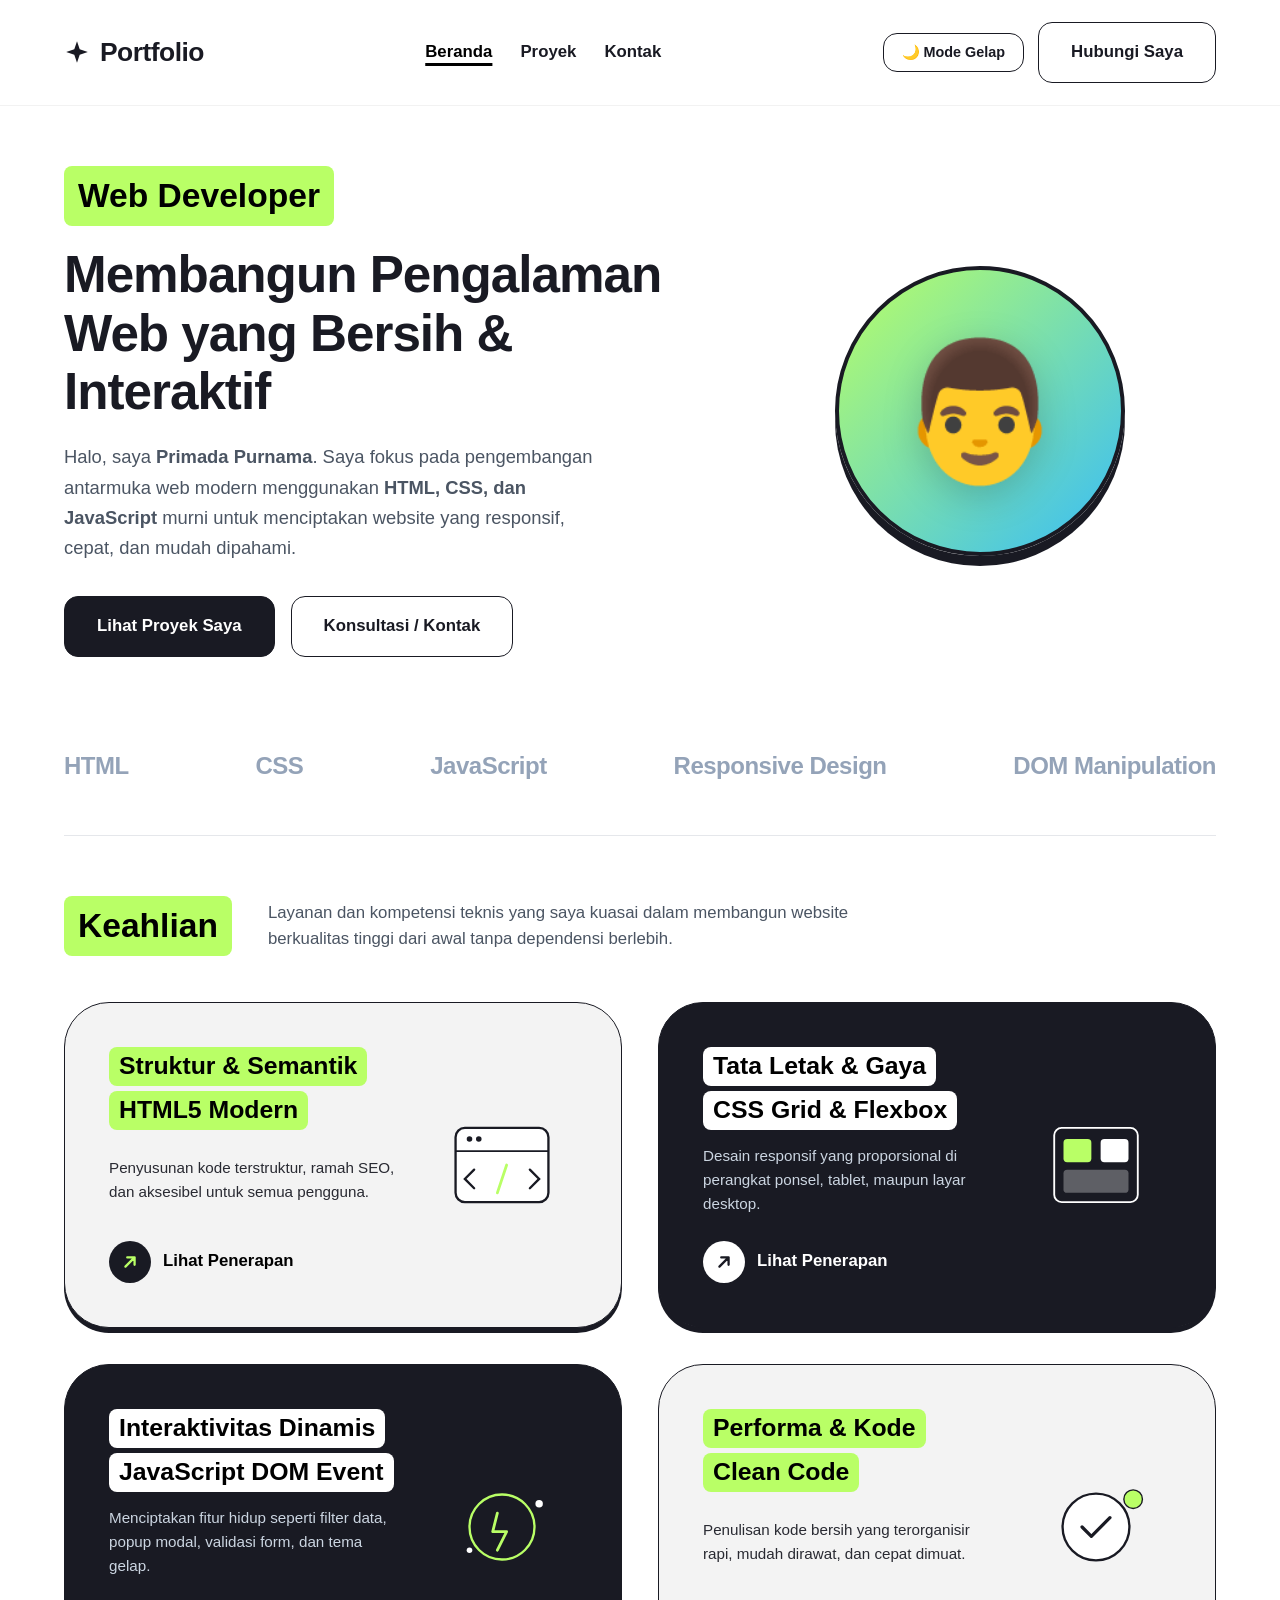
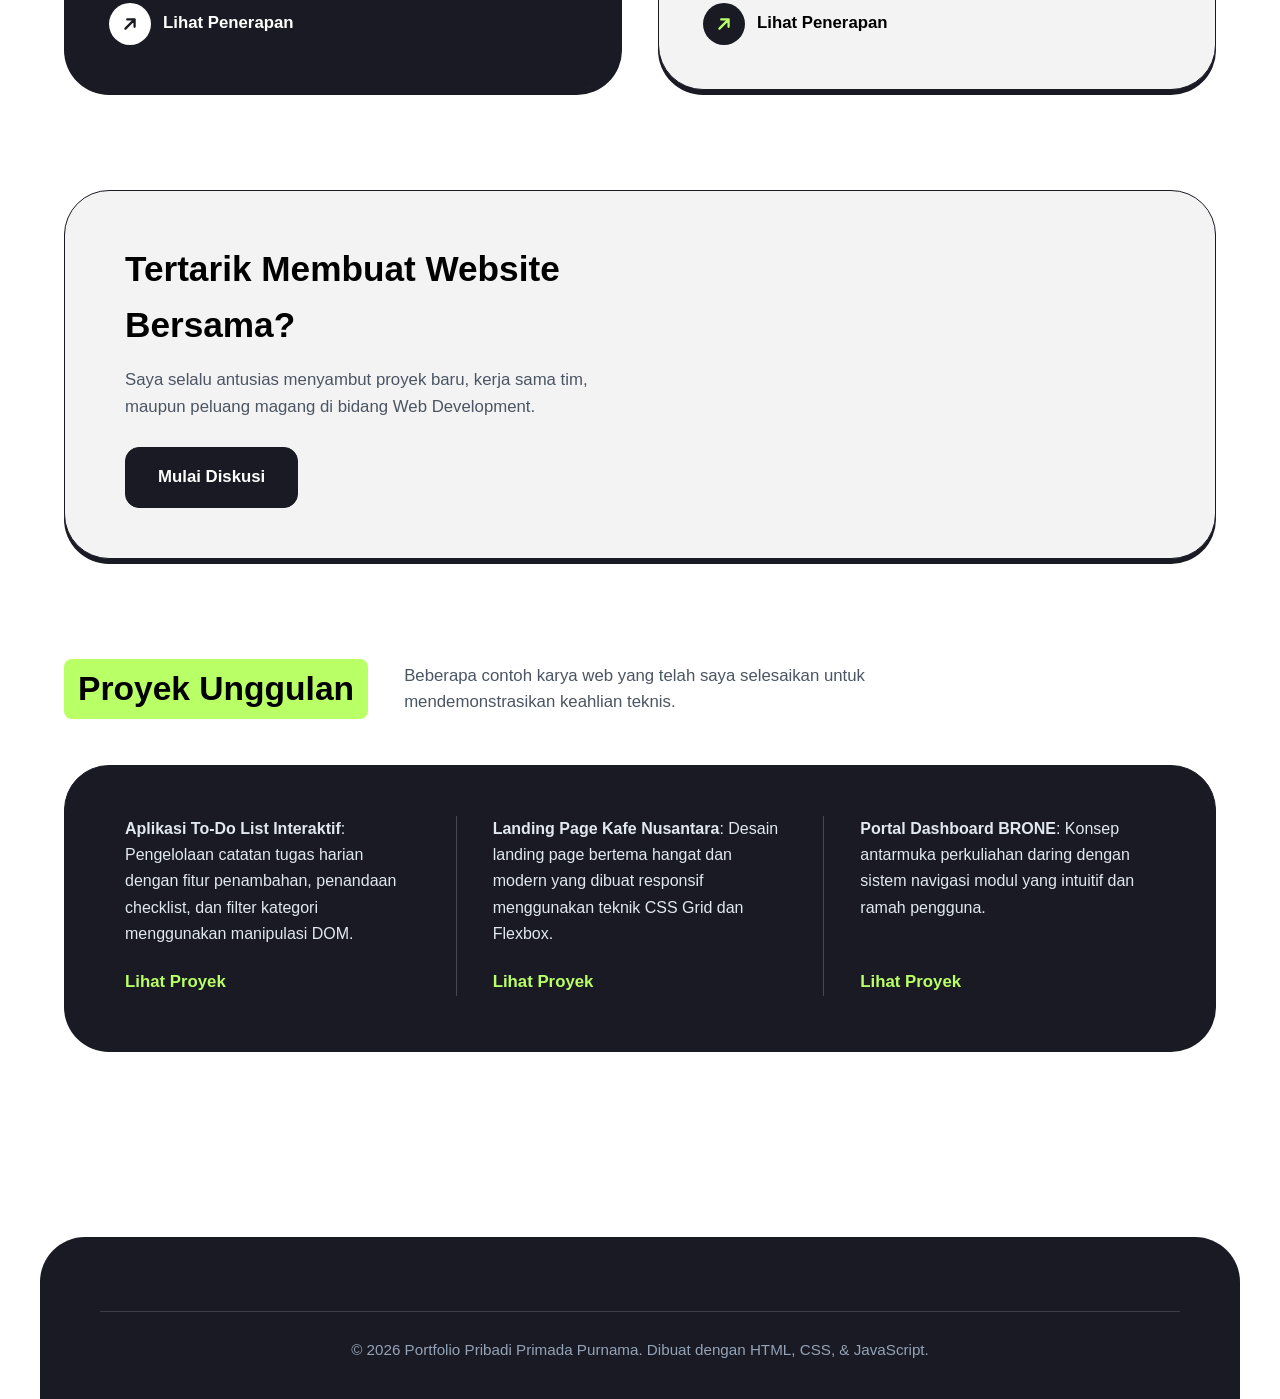
<file: index.html>
<!DOCTYPE html>
<html lang="id">
<head>
    <meta charset="UTF-8">
    <meta name="viewport" content="width=device-width, initial-scale=1.0">
    <title>Portfolio Pribadi </title>
    <link rel="stylesheet" href="css/style.css">
</head>
<body>
    <header class="navbar">
        <div class="nav-container">
            <a href="index.html" class="logo">
                <svg class="logo-star" viewBox="0 0 24 24" fill="currentColor">
                    <path d="M12 2L14.5 9.5L22 12L14.5 14.5L12 22L9.5 14.5L2 12L9.5 9.5L12 2Z"/>
                </svg>
                <span>Portfolio <span></a>
            <nav class="nav-links">
                <a href="index.html" class="active">Beranda</a>
                <a href="projects.html">Proyek</a>
                <a href="contact.html">Kontak</a>
            </nav>

            <div class="nav-actions">
                <button id="theme-toggle" class="btn-theme" title="Ubah Mode Gelap/Terang">
                    🌙 <span id="theme-text">Mode Gelap</span>
                </button>
                <a href="contact.html" class="btn btn-nav-quote">Hubungi Saya</a>
            </div>
        </div>
    </header>

    <main class="main-content">
        <section class="hero-section">
            <div class="hero-text">
                <span class="badge-highlight green-highlight hero-badge">Web Developer</span>
                <h1 class="hero-title">Membangun Pengalaman Web yang Bersih & Interaktif</h1>
                <p class="hero-desc">
                    Halo, saya <strong>Primada Purnama</strong>. Saya fokus pada pengembangan antarmuka web modern menggunakan <strong>HTML, CSS, dan JavaScript</strong> murni untuk menciptakan website yang responsif, cepat, dan mudah dipahami.
                </p>
                <div class="hero-cta">
                    <a href="projects.html" class="btn btn-dark">Lihat Proyek Saya</a>
                    <a href="contact.html" class="btn btn-outline-dark">Konsultasi / Kontak</a>
                </div>
            </div>
            <div class="hero-avatar-wrapper">
                <div class="avatar-frame">
                    <span class="avatar-emoji">👨</span>
                </div>
            </div>
        </section>

        <section class="brand-logos-section">
            <span class="brand-item">HTML</span>
            <span class="brand-item">CSS</span>
            <span class="brand-item">JavaScript </span>
            <span class="brand-item">Responsive Design</span>
            <span class="brand-item">DOM Manipulation</span>
        </section>

        <section class="section-container" id="services">
            <div class="section-heading">
                <span class="badge-highlight green-highlight">Keahlian</span>
                <p class="section-heading-text">
                    Layanan dan kompetensi teknis yang saya kuasai dalam membangun website berkualitas tinggi dari awal tanpa dependensi berlebih.
                </p>
            </div>

            <div class="services-cards-grid">
                <article class="service-card card-light">
                    <div class="card-left-col">
                        <div class="badge-title">
                            <span class="badge-text green-badge">Struktur & Semantik</span>
                            <span class="badge-text green-badge">HTML5 Modern</span>
                        </div>
                        <p class="card-desc">
                            Penyusunan kode terstruktur, ramah SEO, dan aksesibel untuk semua pengguna.
                        </p>
                        <a href="projects.html" class="learn-more-link">
                            <span class="icon-circle dark-circle">
                                <svg viewBox="0 0 24 24" fill="none" stroke="currentColor" stroke-width="2.5">
                                    <path d="M7 17L17 7M17 7H9M17 7V15" stroke-linecap="round" stroke-linejoin="round"/>
                                </svg>
                            </span>
                            <span class="link-label">Lihat Penerapan</span>
                        </a>
                    </div>
                    <div class="card-right-art">
                        <svg class="card-art-svg" viewBox="0 0 160 140" fill="none">
                            <rect x="30" y="30" width="100" height="80" rx="10" stroke="#191a23" stroke-width="2.5" fill="#ffffff"/>
                            <line x1="30" y1="55" x2="130" y2="55" stroke="#191a23" stroke-width="2"/>
                            <circle cx="45" cy="42" r="3" fill="#191a23"/>
                            <circle cx="55" cy="42" r="3" fill="#191a23"/>
                            <polyline points="50,75 40,85 50,95" stroke="#191a23" stroke-width="2.5" stroke-linecap="round"/>
                            <polyline points="110,75 120,85 110,95" stroke="#191a23" stroke-width="2.5" stroke-linecap="round"/>
                            <line x1="85" y1="70" x2="75" y2="100" stroke="#b9ff66" stroke-width="3" stroke-linecap="round"/>
                        </svg>
                    </div>
                </article>


                <article class="service-card card-dark">
                    <div class="card-left-col">
                        <div class="badge-title">
                            <span class="badge-text white-badge">Tata Letak & Gaya</span>
                            <span class="badge-text white-badge">CSS Grid & Flexbox</span>
                        </div>
                        <p class="card-desc light-desc">
                            Desain responsif yang proporsional di perangkat ponsel, tablet, maupun layar desktop.
                        </p>
                        <a href="projects.html" class="learn-more-link">
                            <span class="icon-circle light-circle">
                                <svg viewBox="0 0 24 24" fill="none" stroke="currentColor" stroke-width="2.5">
                                    <path d="M7 17L17 7M17 7H9M17 7V15" stroke-linecap="round" stroke-linejoin="round"/>
                                </svg>
                            </span>
                            <span class="link-label light-text">Lihat Penerapan</span>
                        </a>
                    </div>
                    <div class="card-right-art">
                        <svg class="card-art-svg" viewBox="0 0 160 140" fill="none">
                            <rect x="35" y="30" width="90" height="80" rx="8" fill="#191a23" stroke="#ffffff" stroke-width="2"/>
                            <rect x="45" y="42" width="30" height="25" rx="4" fill="#b9ff66"/>
                            <rect x="85" y="42" width="30" height="25" rx="4" fill="#ffffff"/>
                            <rect x="45" y="75" width="70" height="25" rx="4" fill="#ffffff" fill-opacity="0.3"/>
                        </svg>
                    </div>
                </article>


                <article class="service-card card-dark">
                    <div class="card-left-col">
                        <div class="badge-title">
                            <span class="badge-text white-badge">Interaktivitas Dinamis</span>
                            <span class="badge-text white-badge">JavaScript DOM Event</span>
                        </div>
                        <p class="card-desc light-desc">
                            Menciptakan fitur hidup seperti filter data, popup modal, validasi form, dan tema gelap.
                        </p>
                        <a href="projects.html" class="learn-more-link">
                            <span class="icon-circle light-circle">
                                <svg viewBox="0 0 24 24" fill="none" stroke="currentColor" stroke-width="2.5">
                                    <path d="M7 17L17 7M17 7H9M17 7V15" stroke-linecap="round" stroke-linejoin="round"/>
                                </svg>
                            </span>
                            <span class="link-label light-text">Lihat Penerapan</span>
                        </a>
                    </div>
                    <div class="card-right-art">
                        <svg class="card-art-svg" viewBox="0 0 160 140" fill="none">
                            <circle cx="80" cy="70" r="35" fill="#191a23" stroke="#b9ff66" stroke-width="2.5"/>
                            <path d="M75 55 L70 75 L85 75 L75 95" stroke="#b9ff66" stroke-width="3" stroke-linecap="round" stroke-linejoin="round"/>
                            <circle cx="120" cy="45" r="4" fill="#ffffff"/>
                            <circle cx="45" cy="95" r="3" fill="#ffffff"/>
                        </svg>
                    </div>
                </article>

                <article class="service-card card-light">
                    <div class="card-left-col">
                        <div class="badge-title">
                            <span class="badge-text green-badge">Performa & Kode</span>
                            <span class="badge-text green-badge">Clean Code</span>
                        </div>
                        <p class="card-desc">
                            Penulisan kode bersih yang terorganisir rapi, mudah dirawat, dan cepat dimuat.
                        </p>
                        <a href="projects.html" class="learn-more-link">
                            <span class="icon-circle dark-circle">
                                <svg viewBox="0 0 24 24" fill="none" stroke="currentColor" stroke-width="2.5">
                                    <path d="M7 17L17 7M17 7H9M17 7V15" stroke-linecap="round" stroke-linejoin="round"/>
                                </svg>
                            </span>
                            <span class="link-label">Lihat Penerapan</span>
                        </a>
                    </div>
                    <div class="card-right-art">
                        <svg class="card-art-svg" viewBox="0 0 160 140" fill="none">
                            <circle cx="80" cy="70" r="36" stroke="#191a23" stroke-width="2.5" fill="#ffffff"/>
                            <polyline points="65,70 75,80 95,60" stroke="#191a23" stroke-width="3.5" stroke-linecap="round" stroke-linejoin="round"/>
                            <circle cx="120" cy="40" r="10" fill="#b9ff66" stroke="#191a23" stroke-width="1.5"/>
                        </svg>
                    </div>
                </article>
            </div>
        </section>

        <!-- CTA Banner: "Mari Bekerja Sama" -->
        <section class="cta-banner-container">
            <div class="cta-banner">
                <div class="cta-left">
                    <h2>Tertarik Membuat Website Bersama?</h2>
                    <p>
                        Saya selalu antusias menyambut proyek baru, kerja sama tim, maupun peluang magang di bidang Web Development.
                    </p>
                    <a href="contact.html" class="btn btn-dark">Mulai Diskusi</a>
                </div>
                <div class="cta-right">
                </div>
            </div>
        </section>

        <!-- Ringkasan Proyek Unggulan (Case Study Section) -->
        <section class="section-container" id="cases">
            <div class="section-heading">
                <span class="badge-highlight green-highlight">Proyek Unggulan</span>
                <p class="section-heading-text">
                    Beberapa contoh karya web yang telah saya selesaikan untuk mendemonstrasikan keahlian teknis.
                </p>
            </div>

            <div class="case-studies-card">
                <div class="case-item">
                    <p>
                        <strong>Aplikasi To-Do List Interaktif</strong>: Pengelolaan catatan tugas harian dengan fitur penambahan, penandaan checklist, dan filter kategori menggunakan manipulasi DOM.
                    </p>
                    <a href="projects.html" class="case-link">
                        Lihat Proyek <span class="arrow"></span>
                    </a>
                </div>

                <div class="case-item-divider"></div>

                <div class="case-item">
                    <p>
                        <strong>Landing Page Kafe Nusantara</strong>: Desain landing page bertema hangat dan modern yang dibuat responsif menggunakan teknik CSS Grid dan Flexbox.
                    </p>
                    <a href="projects.html" class="case-link">
                        Lihat Proyek <span class="arrow"></span>
                    </a>
                </div>

                <div class="case-item-divider"></div>

                <div class="case-item">
                    <p>
                        <strong>Portal Dashboard BRONE</strong>: Konsep antarmuka perkuliahan daring dengan sistem navigasi modul yang intuitif dan ramah pengguna.
                    </p>
                    <a href="projects.html" class="case-link">
                        Lihat Proyek <span class="arrow"></span>
                    </a>
                </div>
            </div>
        </section>
    </main>

    <footer class="footer">
        <div class="footer-top">
            <div class="logo light-logo">
            </div>
            
        </div>
        <div class="footer-bottom">
            <p>&copy; 2026 Portfolio Pribadi Primada Purnama. Dibuat dengan HTML, CSS, & JavaScript.</p>
        </div>
    </footer>
    <script src="js/script.js"></script>
</body>
</html>
</file>
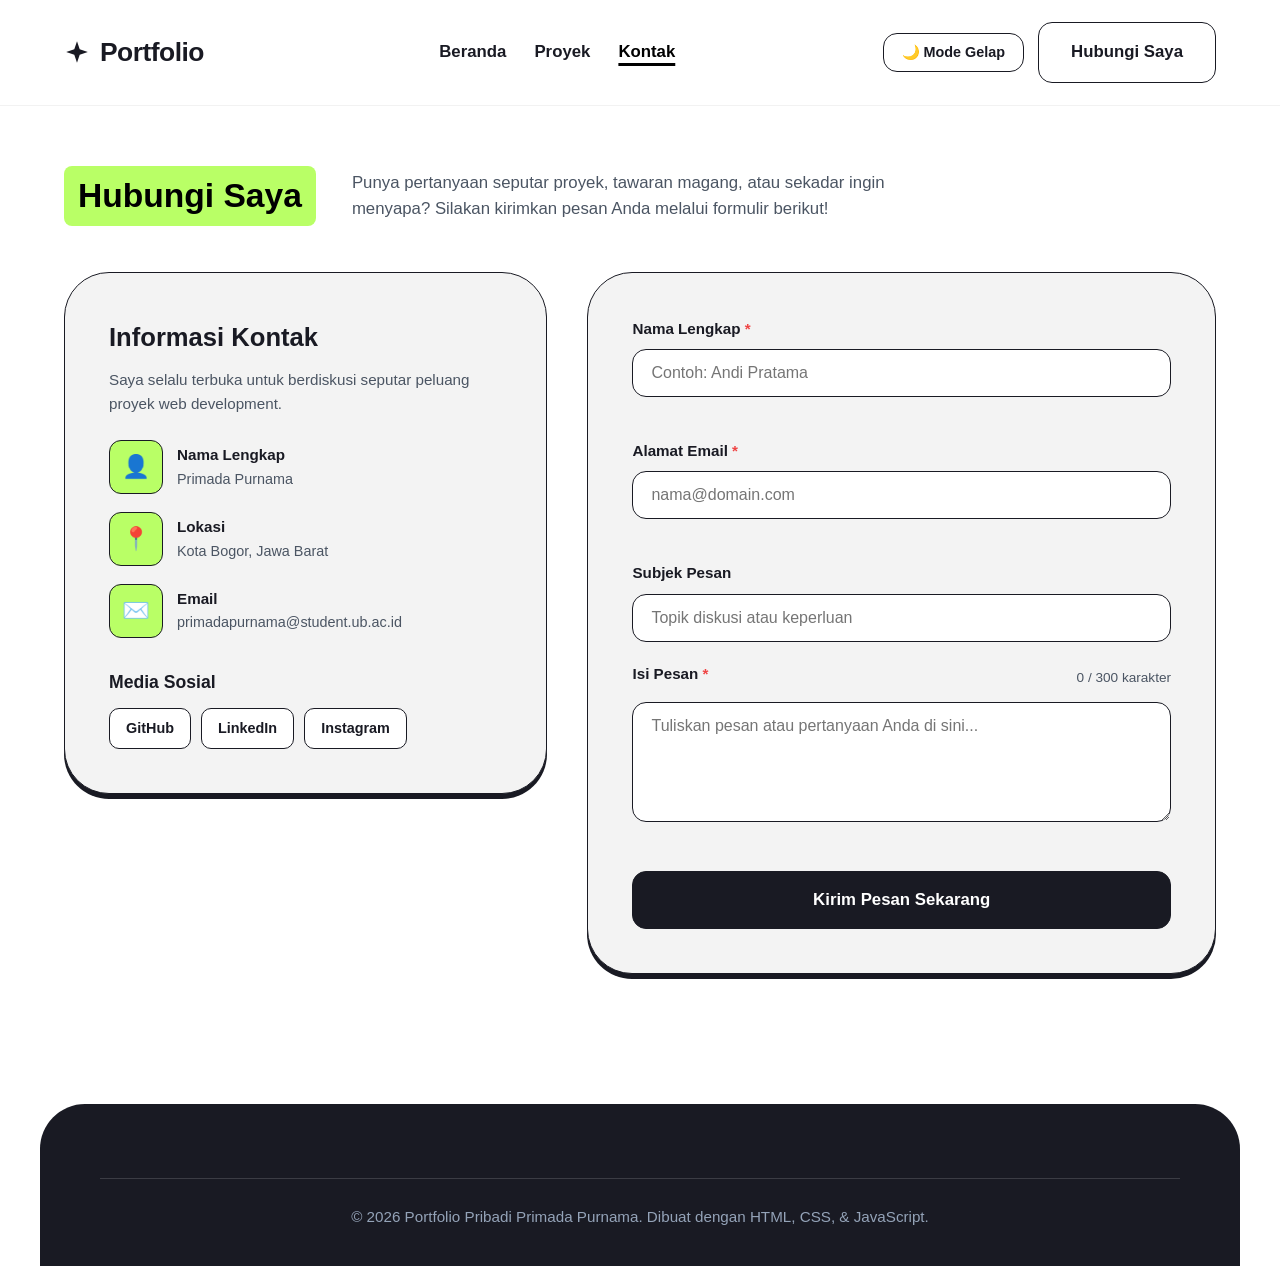
<file: contact.html>
<!DOCTYPE html>
<html lang="id">
<head>
    <meta charset="UTF-8">
    <meta name="viewport" content="width=device-width, initial-scale=1.0">
    <title>Kontak</title>
    <link rel="stylesheet" href="css/style.css">
</head>
<body>
    <header class="navbar">
        <div class="nav-container">
            <a href="index.html" class="logo">
                <svg class="logo-star" viewBox="0 0 24 24" fill="currentColor">
                    <path d="M12 2L14.5 9.5L22 12L14.5 14.5L12 22L9.5 14.5L2 12L9.5 9.5L12 2Z"/>
                </svg>
                <span>Portfolio<span>

            <!-- Navigasi 3 Halaman -->
            <nav class="nav-links">
                <a href="index.html">Beranda</a>
                <a href="projects.html">Proyek</a>
                <a href="contact.html" class="active">Kontak</a>
            </nav>

            <div class="nav-actions">
                <button id="theme-toggle" class="btn-theme" title="Ubah Mode Gelap/Terang">
                    🌙 <span id="theme-text">Mode Gelap</span>
                </button>
                <a href="contact.html" class="btn btn-nav-quote">Hubungi Saya</a>
            </div>
        </div>
    </header>

    <main class="main-content">
        <div class="section-heading" style="margin-top: 30px;">
            <span class="badge-highlight green-highlight">Hubungi Saya</span>
            <p class="section-heading-text">
                Punya pertanyaan seputar proyek, tawaran magang, atau sekadar ingin menyapa? Silakan kirimkan pesan Anda melalui formulir berikut!
            </p>
        </div>

        <div class="contact-grid-container">
            <aside class="contact-info-card">
                <h3>Informasi Kontak</h3>
                <p style="color: var(--text-muted); margin-bottom: 24px; font-size: 0.95rem;">
                    Saya selalu terbuka untuk berdiskusi seputar peluang proyek web development.
                </p>

                <ul class="contact-details-list">
                    <li>
                        <span class="detail-icon">👤</span>
                        <div>
                            <strong>Nama Lengkap</strong>
                            <p>Primada Purnama</p>
                        </div>
                    </li>
                    <li>
                        <span class="detail-icon">📍</span>
                        <div>
                            <strong>Lokasi</strong>
                            <p>Kota Bogor, Jawa Barat</p>
                        </div>
                    </li>
                    <li>
                        <span class="detail-icon">✉️</span>
                        <div>
                            <strong>Email</strong>
                            <p>primadapurnama@student.ub.ac.id</p>
                        </div>
                    </li>
                </ul>

                <div class="social-box">
                    <h4>Media Sosial</h4>
                    <div class="social-tags-row">
                        <a href="https://github.com/prima7p" target="_blank" class="social-btn">GitHub</a>
                        <a href="https://www.linkedin.com/in/primada-purnama-ab709331a/" target="_blank" class="social-btn">LinkedIn</a>
                        <a href="https://www.instagram.com/prima7p/?__pwa=1" target="_blank" class="social-btn">Instagram</a>
                    </div>
                </div>
            </aside>

            <section class="contact-form-wrapper">
                <div id="form-alert" class="alert hidden" role="alert"></div>

                <form id="contact-form" novalidate>
                    <div class="form-field">
                        <label for="nama">Nama Lengkap <span class="required">*</span></label>
                        <input type="text" id="nama" name="nama" placeholder="Contoh: Andi Pratama" required>
                        <small class="error-msg" id="error-nama"></small>
                    </div>

                    <div class="form-field">
                        <label for="email">Alamat Email <span class="required">*</span></label>
                        <input type="email" id="email" name="email" placeholder="nama@domain.com" required>
                        <small class="error-msg" id="error-email"></small>
                    </div>

                    <div class="form-field">
                        <label for="subjek">Subjek Pesan</label>
                        <input type="text" id="subjek" name="subjek" placeholder="Topik diskusi atau keperluan">
                    </div>

                    <div class="form-field">
                        <div class="label-with-meta">
                            <label for="pesan">Isi Pesan <span class="required">*</span></label>
                            <span id="char-counter" class="char-count">0 / 300 karakter</span>
                        </div>
                        <textarea id="pesan" name="pesan" rows="5" maxlength="300" placeholder="Tuliskan pesan atau pertanyaan Anda di sini..." required></textarea>
                        <small class="error-msg" id="error-pesan"></small>
                    </div>

                    <button type="submit" class="btn btn-dark" style="width: 100%; padding: 18px;">
                        Kirim Pesan Sekarang
                    </button>
                </form>
            </section>
        </div>
    </main>

    <footer class="footer">
        <div class="footer-top">
            <div class="logo light-logo">
            </div>
        </div>
        <div class="footer-bottom">
            <p>&copy; 2026 Portfolio Pribadi Primada Purnama. Dibuat dengan HTML, CSS, & JavaScript.</p>
        </div>
    </footer>

    <script src="js/script.js"></script>
</body>
</html>
</file>
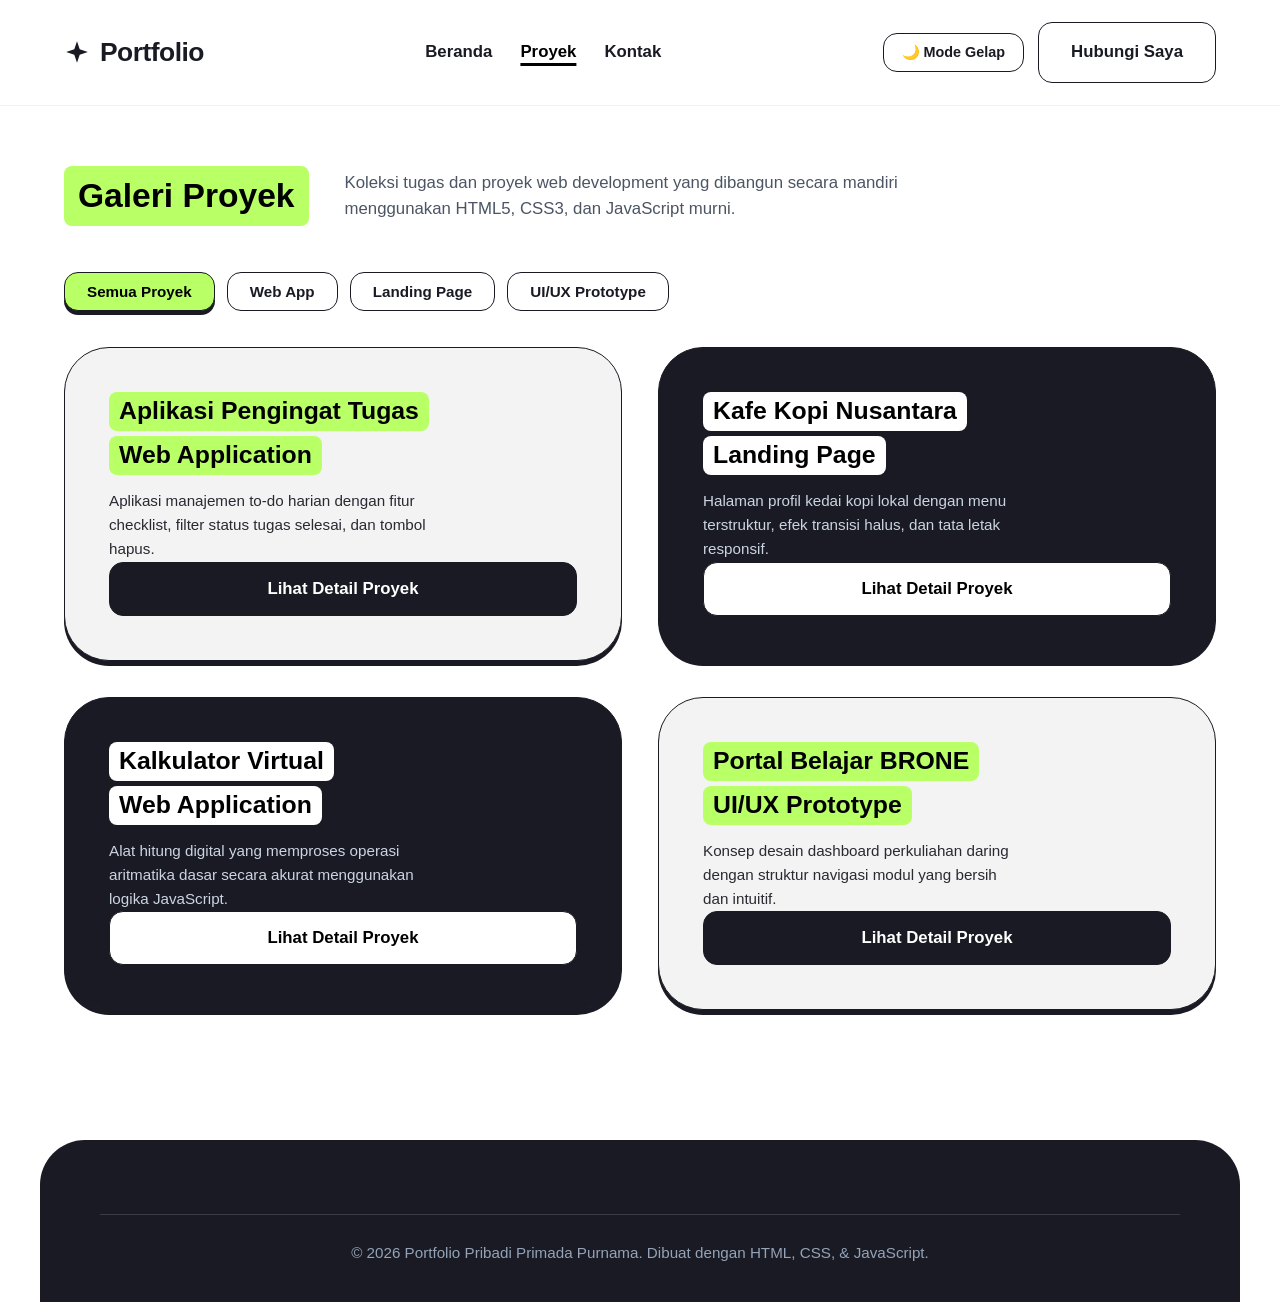
<file: projects.html>
<!DOCTYPE html>
<html lang="id">
<head>
    <meta charset="UTF-8">
    <meta name="viewport" content="width=device-width, initial-scale=1.0">
    <title>Proyek </title>
    <link rel="stylesheet" href="css/style.css">
</head>
<body>

    <header class="navbar">
        <div class="nav-container">
            <a href="index.html" class="logo">
                <svg class="logo-star" viewBox="0 0 24 24" fill="currentColor">
                    <path d="M12 2L14.5 9.5L22 12L14.5 14.5L12 22L9.5 14.5L2 12L9.5 9.5L12 2Z"/>
                </svg>
                <span>Portfolio<span></span>
            </a>

            <!-- Navigasi 3 Halaman -->
            <nav class="nav-links">
                <a href="index.html">Beranda</a>
                <a href="projects.html" class="active">Proyek</a>
                <a href="contact.html">Kontak</a>
            </nav>

            <div class="nav-actions">
                <button id="theme-toggle" class="btn-theme" title="Ubah Mode Gelap/Terang">
                    🌙 <span id="theme-text">Mode Gelap</span>
                </button>
                <a href="contact.html" class="btn btn-nav-quote">Hubungi Saya</a>
            </div>
        </div>
    </header>

    <main class="main-content">
        <!-- Section Heading -->
        <div class="section-heading" style="margin-top: 30px;">
            <span class="badge-highlight green-highlight">Galeri Proyek</span>
            <p class="section-heading-text">
                Koleksi tugas dan proyek web development yang dibangun secara mandiri menggunakan HTML5, CSS3, dan JavaScript murni.
            </p>
        </div>

        <!-- Fitur JS 1: Filter Kategori Proyek (Click Event) -->
        <div class="filter-wrapper">
            <div class="filter-buttons-container">
                <button class="filter-btn active" data-filter="all">Semua Proyek</button>
                <button class="filter-btn" data-filter="webapp">Web App</button>
                <button class="filter-btn" data-filter="landing">Landing Page</button>
                <button class="filter-btn" data-filter="uiux">UI/UX Prototype</button>
            </div>
        </div>

        <div class="services-cards-grid" id="projects-grid">
            <article class="service-card card-light" data-category="webapp">
                <div class="card-left-col">
                    <div class="badge-title">
                        <span class="badge-text green-badge">Aplikasi Pengingat Tugas</span>
                        <span class="badge-text green-badge">Web Application</span>
                    </div>
                    <p class="card-desc">
                        Aplikasi manajemen to-do harian dengan fitur checklist, filter status tugas selesai, dan tombol hapus.
                    </p>
                    <button class="btn btn-dark btn-detail" 
                            data-title="Aplikasi Pengingat Tugas (To-Do List)" 
                            data-category="Web Application"
                            data-desc="Proyek ini memanfaatkan manipulasi DOM dan Event Listener JavaScript untuk mencatat aktivitas baru, mencentang tugas yang sudah selesai, serta menyaring tugas berdasarkan prioritas tanpa perlu memuat ulang halaman.">
                        Lihat Detail Proyek
                    </button>
                </div>
            </article>

            <article class="service-card card-dark" data-category="landing">
                <div class="card-left-col">
                    <div class="badge-title">
                        <span class="badge-text white-badge">Kafe Kopi Nusantara</span>
                        <span class="badge-text white-badge">Landing Page</span>
                    </div>
                    <p class="card-desc light-desc">
                        Halaman profil kedai kopi lokal dengan menu terstruktur, efek transisi halus, dan tata letak responsif.
                    </p>
                    <button class="btn btn-dark btn-detail btn-white-accent" 
                            data-title="Website Kafe Kopi Nusantara" 
                            data-category="Landing Page"
                            data-desc="Landing page modern yang dirancang menggunakan CSS Flexbox dan CSS Grid. Menyediakan informasi jam buka, lokasi, ulasan pelanggan, serta galeri produk yang proporsional di semua resolusi layar.">
                        Lihat Detail Proyek
                    </button>
                </div>
            </article>

            <article class="service-card card-dark" data-category="webapp">
                <div class="card-left-col">
                    <div class="badge-title">
                        <span class="badge-text white-badge">Kalkulator Virtual</span>
                        <span class="badge-text white-badge">Web Application</span>
                    </div>
                    <p class="card-desc light-desc">
                        Alat hitung digital yang memproses operasi aritmatika dasar secara akurat menggunakan logika JavaScript.
                    </p>
                    <button class="btn btn-dark btn-detail btn-white-accent" 
                            data-title="Kalkulator Virtual Interaktif" 
                            data-category="Web Application"
                            data-desc="Dibangun dengan HTML button grid dan fungsi event handling JavaScript. Mampu memproses penambahan, pengurangan, perkalian, pembagian, serta tombol reset layar dengan penanganan kondisi error.">
                        Lihat Detail Proyek
                    </button>
                </div>
            </article>

            <article class="service-card card-light" data-category="uiux">
                <div class="card-left-col">
                    <div class="badge-title">
                        <span class="badge-text green-badge">Portal Belajar BRONE</span>
                        <span class="badge-text green-badge">UI/UX Prototype</span>
                    </div>
                    <p class="card-desc">
                        Konsep desain dashboard perkuliahan daring dengan struktur navigasi modul yang bersih dan intuitif.
                    </p>
                    <button class="btn btn-dark btn-detail"
                            data-title="Desain Dashboard Belajar BRONE"
                            data-category="UI/UX Prototype"
                            data-desc="Prototipe antarmuka sistem belajar mahasiswa. Fokus pada kemudahan akses unduh modul kuliah, jadwal pengumpulan tugas, dan status penilaian dengan layout berbasis komponen modern.">
                        Lihat Detail Proyek
                    </button>
                </div>
            </article>
        </div>
    </main>

    <div id="project-modal" class="modal-backdrop hidden">
        <div class="modal-content">
            <button id="modal-close" class="modal-close-btn" title="Tutup Modal">&times;</button>
            <span id="modal-category" class="badge-highlight green-highlight" style="font-size: 0.95rem; margin-bottom: 12px;">Kategori</span>
            <h2 id="modal-title" style="margin: 14px 0; font-size: 1.8rem;">Judul Proyek</h2>
            <p id="modal-desc" style="color: #fbfcfd; font-size: 1.05rem; line-height: 1.6; margin-bottom: 24px;">Deskripsi proyek...</p>
            <div style="display: flex; justify-content: flex-end;">
                <button id="modal-close-btn2" class="btn btn-dark">Tutup Jendela</button>
            </div>
        </div>
    </div>

    <footer class="footer">
        <div class="footer-top">
            <div class="logo light-logo">
            </div>
        </div>
        <div class="footer-bottom">
            <p>&copy; 2026 Portfolio Pribadi Primada Purnama. Dibuat dengan HTML, CSS, & JavaScript.</p>
        </div>
    </footer>

    <script src="js/script.js"></script>
</body>
</html>
</file>
<file: css/style.css>
:root {
    --lime-green: #b9ff66;
    --dark-charcoal: #191a23;
    --light-grey: #f3f3f3;
    --pure-white: #ffffff;
    --text-main: #191a23;
    --text-muted: #4b5563;
    --border-dark: #191a23;
    --radius-card: 45px;
    --radius-btn: 14px;
    --shadow-solid: 0 5px 0 #191a23;
    --transition: all 0.25s ease;
}

body.dark-mode {
    --light-grey: #242634;
    --pure-white: #1e202b;
    --text-main: #f8fafc;
    --text-muted: #cbd5e1;
    --border-dark: #b9ff66;
    --shadow-solid: 0 5px 0 #b9ff66;
    background-color: #0f1016;
}
* {
    box-sizing: border-box;
    margin: 0;
    padding: 0;
}

body {
    font-family: 'Space Grotesk', 'Segoe UI', -apple-system, BlinkMacSystemFont, Roboto, sans-serif;
    background-color: #ffffff;
    color: var(--text-main);
    line-height: 1.6;
    transition: background-color 0.3s ease, color 0.3s ease;
}

a {
    text-decoration: none;
    color: inherit;
}


.navbar {
    background-color: rgba(255, 255, 255, 0.95);
    padding: 22px 0;
    position: sticky;
    top: 0;
    z-index: 100;
    backdrop-filter: blur(8px);
    border-bottom: 1px solid rgba(0, 0, 0, 0.05);
}

body.dark-mode .navbar {
    background-color: rgba(15, 16, 22, 0.95);
    border-bottom: 1px solid rgba(255, 255, 255, 0.08);
}

.nav-container {
    max-width: 1200px;
    margin: 0 auto;
    padding: 0 24px;
    display: flex;
    align-items: center;
    justify-content: space-between;
    gap: 20px;
}

.logo {
    display: inline-flex;
    align-items: center;
    gap: 10px;
    font-size: 1.65rem;
    font-weight: 800;
    color: var(--text-main);
    letter-spacing: -0.5px;
}

.logo span span {
    color: #2563eb;
}

body.dark-mode .logo span span {
    color: var(--lime-green);
}

.logo-star {
    width: 26px;
    height: 26px;
    color: var(--dark-charcoal);
}

body.dark-mode .logo-star {
    color: var(--lime-green);
}

.nav-links {
    display: flex;
    gap: 28px;
    align-items: center;
}

.nav-links a {
    font-size: 1.05rem;
    font-weight: 600;
    color: var(--text-main);
    transition: var(--transition);
}

.nav-links a:hover,
.nav-links a.active {
    color: #000000;
    text-decoration: underline;
    text-underline-offset: 6px;
    text-decoration-thickness: 2.5px;
}

body.dark-mode .nav-links a:hover,
body.dark-mode .nav-links a.active {
    color: var(--lime-green);
}

.nav-actions {
    display: flex;
    align-items: center;
    gap: 14px;
}

.btn-theme {
    background: transparent;
    border: 1px solid var(--border-dark);
    padding: 10px 18px;
    border-radius: var(--radius-btn);
    cursor: pointer;
    font-weight: 600;
    font-size: 0.9rem;
    color: var(--text-main);
    transition: var(--transition);
}

.btn-theme:hover {
    background-color: var(--light-grey);
}

.btn-nav-quote {
    padding: 12px 24px;
    border: 1px solid var(--border-dark);
    border-radius: var(--radius-btn);
    font-size: 0.95rem;
    font-weight: 700;
    color: var(--text-main);
    background-color: transparent;
    transition: var(--transition);
}

.btn-nav-quote:hover {
    background-color: var(--dark-charcoal);
    color: #ffffff;
}

body.dark-mode .btn-nav-quote:hover {
    background-color: var(--lime-green);
    color: var(--dark-charcoal);
}

.btn {
    display: inline-block;
    padding: 16px 32px;
    border-radius: var(--radius-btn);
    font-size: 1.05rem;
    font-weight: 700;
    cursor: pointer;
    text-align: center;
    transition: var(--transition);
    border: 1px solid var(--border-dark);
}

.btn-dark {
    background-color: var(--dark-charcoal);
    color: #ffffff;
    border-color: var(--dark-charcoal);
}

.btn-dark:hover {
    background-color: var(--lime-green);
    color: var(--dark-charcoal);
    border-color: var(--dark-charcoal);
    transform: translateY(-2px);
    box-shadow: var(--shadow-solid);
}

body.dark-mode .btn-dark {
    background-color: var(--lime-green);
    color: var(--dark-charcoal);
}

body.dark-mode .btn-dark:hover {
    background-color: #ffffff;
    color: #000000;
}

.btn-outline-dark {
    background-color: transparent;
    border: 1px solid var(--border-dark);
    color: var(--text-main);
}

.btn-outline-dark:hover {
    background-color: var(--light-grey);
}

.btn-white-accent {
    background-color: #ffffff !important;
    color: #000000 !important;
}

.btn-white-accent:hover {
    background-color: var(--lime-green) !important;
}

.main-content {
    max-width: 1200px;
    margin: 0 auto;
    padding: 30px 24px 80px 24px;
}

.hero-section {
    display: flex;
    align-items: center;
    justify-content: space-between;
    gap: 50px;
    padding: 30px 0 60px 0;
}

.hero-text {
    flex: 1.2;
}

.hero-badge {
    margin-bottom: 20px;
    font-size: 1.1rem;
    display: inline-block;
}

.hero-title {
    font-size: 3.2rem;
    line-height: 1.15;
    font-weight: 800;
    margin-bottom: 20px;
    letter-spacing: -1px;
}

.hero-desc {
    font-size: 1.15rem;
    line-height: 1.65;
    color: var(--text-muted);
    margin-bottom: 32px;
    max-width: 540px;
}

.hero-cta {
    display: flex;
    gap: 16px;
    flex-wrap: wrap;
}

/* Avatar Frame Sesuai Foto Pengguna */
.hero-avatar-wrapper {
    flex: 0.9;
    display: flex;
    flex-direction: column;
    align-items: center;
    justify-content: center;
    position: relative;
}

.avatar-frame {
    width: 290px;
    height: 290px;
    border-radius: 50%;
    border: 4px solid var(--border-dark);
    box-shadow: 0 10px 0 var(--border-dark);
    background: linear-gradient(135deg, var(--lime-green), #38bdf8);
    overflow: hidden;
    display: flex;
    align-items: center;
    justify-content: center;
    transition: var(--transition);
}

.avatar-frame:hover {
    transform: scale(1.03);
}

.avatar-emoji {
    font-size: 8.5rem;
    line-height: 1;
    display: flex;
    align-items: center;
    justify-content: center;
    user-select: none;
    filter: drop-shadow(0 10px 18px rgba(0, 0, 0, 0.18));
    transition: transform 0.3s ease;
}

.avatar-frame:hover .avatar-emoji {
    transform: scale(1.12);
}

.avatar-img {
    width: 100%;
    height: 100%;
    object-fit: cover;
    object-position: top center;
    transform: scale(1.08);
}

.avatar-badge-tag {
    margin-top: 18px;
    background-color: var(--dark-charcoal);
    color: #ffffff;
    padding: 8px 18px;
    border-radius: 20px;
    font-size: 0.9rem;
    font-weight: 700;
    border: 1px solid var(--border-dark);
    box-shadow: 0 3px 0 var(--border-dark);
}

body.dark-mode .avatar-badge-tag {
    background-color: var(--lime-green);
    color: var(--dark-charcoal);
}

.brand-logos-section {
    display: flex;
    justify-content: space-between;
    align-items: center;
    gap: 20px;
    flex-wrap: wrap;
    padding: 30px 0 50px 0;
    border-bottom: 1px solid #e5e7eb;
}

body.dark-mode .brand-logos-section {
    border-bottom: 1px solid #334155;
}

.brand-item {
    font-size: 1.5rem;
    font-weight: 800;
    color: #94a3b8;
    letter-spacing: -0.5px;
    transition: var(--transition);
}

.brand-item:hover {
    color: var(--text-main);
    transform: translateY(-2px);
}

.section-container {
    padding: 60px 0;
}

.section-heading {
    display: flex;
    align-items: center;
    gap: 36px;
    margin-bottom: 46px;
}

.badge-highlight {
    font-size: 2.1rem;
    font-weight: 800;
    padding: 3px 14px;
    border-radius: 8px;
    color: #000000;
    display: inline-block;
    flex-shrink: 0;
}

.green-highlight {
    background-color: var(--lime-green);
}

.section-heading-text {
    font-size: 1.05rem;
    color: var(--text-muted);
    max-width: 600px;
    line-height: 1.55;
}

.services-cards-grid {
    display: grid;
    grid-template-columns: repeat(2, 1fr);
    gap: 36px;
}

.service-card {
    border-radius: var(--radius-card);
    border: 1px solid var(--border-dark);
    box-shadow: var(--shadow-solid);
    padding: 44px;
    min-height: 310px;
    display: flex;
    justify-content: space-between;
    align-items: center;
    position: relative;
    transition: var(--transition);
}

.service-card:hover {
    transform: translateY(-4px);
    box-shadow: 0 9px 0 var(--border-dark);
}

.card-light {
    background-color: var(--light-grey);
    color: #000000;
}

.card-dark {
    background-color: var(--dark-charcoal);
    color: #ffffff;
}

.card-left-col {
    display: flex;
    flex-direction: column;
    justify-content: space-between;
    height: 100%;
    min-height: 220px;
    flex: 1;
}

.badge-title {
    display: flex;
    flex-direction: column;
    align-items: flex-start;
    gap: 5px;
}

.badge-text {
    font-size: 1.55rem;
    font-weight: 800;
    padding: 4px 10px;
    border-radius: 8px;
    line-height: 1.25;
}

.green-badge {
    background-color: var(--lime-green);
    color: #000000;
}

.white-badge {
    background-color: #ffffff;
    color: #000000;
}

.card-desc {
    margin-top: 14px;
    font-size: 0.95rem;
    color: #292a32;
    line-height: 1.6;
    max-width: 320px;
}

.light-desc {
    color: #cbd5e1;
}

.learn-more-link {
    display: inline-flex;
    align-items: center;
    gap: 12px;
    margin-top: 24px;
    font-size: 1.05rem;
    font-weight: 700;
    color: inherit;
}

.icon-circle {
    width: 42px;
    height: 42px;
    border-radius: 50%;
    display: flex;
    align-items: center;
    justify-content: center;
    transition: var(--transition);
}

.icon-circle svg {
    width: 22px;
    height: 22px;
}

.dark-circle {
    background-color: var(--dark-charcoal);
    color: var(--lime-green);
}

.light-circle {
    background-color: #ffffff;
    color: var(--dark-charcoal);
}

.learn-more-link:hover .icon-circle {
    transform: rotate(45deg);
}

.card-right-art {
    display: flex;
    align-items: center;
    justify-content: center;
    margin-left: 20px;
}

.card-art-svg {
    width: 150px;
    height: 130px;
}

.cta-banner-container {
    padding: 40px 0;
}

.cta-banner {
    background-color: var(--light-grey);
    border: 1px solid var(--border-dark);
    box-shadow: var(--shadow-solid);
    border-radius: var(--radius-card);
    padding: 50px 60px;
    display: flex;
    align-items: center;
    justify-content: space-between;
    gap: 40px;
}

.cta-left {
    max-width: 520px;
}

.cta-left h2 {
    font-size: 2.2rem;
    font-weight: 800;
    margin-bottom: 14px;
    color: #000000;
}

body.dark-mode .cta-left h2 {
    color: #ffffff;
}

.cta-left p {
    font-size: 1.05rem;
    line-height: 1.6;
    color: var(--text-muted);
    margin-bottom: 26px;
}

.cta-art-svg {
    width: 220px;
    height: 160px;
}

.case-studies-card {
    background-color: var(--dark-charcoal);
    color: #ffffff;
    border-radius: var(--radius-card);
    border: 1px solid var(--border-dark);
    box-shadow: var(--shadow-solid);
    padding: 50px 60px;
    display: flex;
    justify-content: space-between;
    align-items: stretch;
    gap: 36px;
}

.case-item {
    flex: 1;
    display: flex;
    flex-direction: column;
    justify-content: space-between;
}

.case-item p {
    font-size: 1rem;
    line-height: 1.65;
    color: #e2e8f0;
    margin-bottom: 22px;
}

.case-link {
    display: inline-flex;
    align-items: center;
    gap: 8px;
    color: var(--lime-green);
    font-size: 1.05rem;
    font-weight: 700;
    transition: var(--transition);
}

.case-link:hover {
    gap: 12px;
}

.case-item-divider {
    width: 1px;
    background-color: rgba(255, 255, 255, 0.2);
}

.filter-wrapper {
    display: flex;
    align-items: center;
    justify-content: space-between;
    flex-wrap: wrap;
    gap: 16px;
    margin-bottom: 36px;
}

.filter-buttons-container {
    display: flex;
    gap: 12px;
    flex-wrap: wrap;
}

.filter-btn {
    padding: 10px 22px;
    border-radius: var(--radius-btn);
    border: 1px solid var(--border-dark);
    background-color: transparent;
    font-weight: 700;
    font-size: 0.95rem;
    color: var(--text-main);
    cursor: pointer;
    transition: var(--transition);
}

.filter-btn:hover,
.filter-btn.active {
    background-color: var(--lime-green);
    color: #000000;
    box-shadow: 0 4px 0 var(--border-dark);
}

.filter-status {
    font-size: 0.95rem;
    font-weight: 600;
    color: var(--text-muted);
}

.modal-backdrop {
    position: fixed;
    top: 0;
    left: 0;
    width: 100vw;
    height: 100vh;
    background-color: rgba(25, 26, 35, 0.75);
    display: flex;
    align-items: center;
    justify-content: center;
    z-index: 999;
    padding: 20px;
    backdrop-filter: blur(4px);
}

.modal-content {
    background-color: #ffffff;
    color: var(--text-main);
    max-width: 550px;
    width: 100%;
    border-radius: var(--radius-card);
    border: 1px solid var(--border-dark);
    box-shadow: var(--shadow-solid);
    padding: 40px;
    position: relative;
    animation: modalPop 0.25s ease-out;
}

@keyframes modalPop {
    from { opacity: 0; transform: scale(0.95); }
    to { opacity: 1; transform: scale(1); }
}

.modal-close-btn {
    position: absolute;
    top: 20px;
    right: 24px;
    font-size: 2rem;
    background: none;
    border: none;
    cursor: pointer;
    color: var(--text-main);
}

.contact-grid-container {
    display: grid;
    grid-template-columns: 1fr 1.3fr;
    gap: 40px;
    align-items: start;
}

.contact-info-card,
.contact-form-wrapper {
    background-color: var(--light-grey);
    border: 1px solid var(--border-dark);
    border-radius: var(--radius-card);
    box-shadow: var(--shadow-solid);
    padding: 44px;
}

.contact-info-card h3 {
    font-size: 1.6rem;
    font-weight: 800;
    margin-bottom: 10px;
}

.contact-details-list {
    list-style: none;
    display: flex;
    flex-direction: column;
    gap: 18px;
    margin-bottom: 30px;
}

.contact-details-list li {
    display: flex;
    align-items: center;
    gap: 14px;
}

.detail-icon {
    font-size: 1.4rem;
    background-color: var(--lime-green);
    padding: 8px 12px;
    border-radius: 12px;
    border: 1px solid var(--border-dark);
}

.contact-details-list strong {
    font-size: 0.95rem;
    display: block;
}

.contact-details-list p {
    font-size: 0.9rem;
    color: var(--text-muted);
}

.social-box h4 {
    font-size: 1.1rem;
    margin-bottom: 12px;
}

.social-tags-row {
    display: flex;
    gap: 10px;
    flex-wrap: wrap;
}

.social-btn {
    padding: 8px 16px;
    border-radius: 10px;
    background-color: #ffffff;
    border: 1px solid var(--border-dark);
    font-size: 0.9rem;
    font-weight: 700;
    color: var(--text-main);
    transition: var(--transition);
}

.social-btn:hover {
    background-color: var(--lime-green);
    transform: translateY(-2px);
}

.form-field {
    margin-bottom: 20px;
}

.form-field label {
    display: block;
    font-weight: 700;
    font-size: 0.95rem;
    margin-bottom: 8px;
}

.required {
    color: #ef4444;
}

.label-with-meta {
    display: flex;
    justify-content: space-between;
    align-items: center;
    margin-bottom: 8px;
}

.char-count {
    font-size: 0.85rem;
    color: var(--text-muted);
}

input[type="text"],
input[type="email"],
textarea {
    width: 100%;
    padding: 14px 18px;
    border-radius: 14px;
    border: 1px solid var(--border-dark);
    font-size: 1rem;
    font-family: inherit;
    background-color: #ffffff;
    color: #191a23;
    transition: var(--transition);
}

input:focus,
textarea:focus {
    outline: none;
    box-shadow: 0 0 0 3px rgba(185, 255, 102, 0.6);
}

.error-msg {
    color: #ef4444;
    font-size: 0.85rem;
    font-weight: 600;
    display: block;
    margin-top: 4px;
    min-height: 18px;
}

/* Alert Notification */
.alert {
    padding: 16px 20px;
    border-radius: 12px;
    margin-bottom: 24px;
    font-weight: 700;
    border: 1px solid var(--border-dark);
}

.alert-success {
    background-color: var(--lime-green);
    color: #191a23;
}

.is-hidden,
.hidden {
    display: none !important;
}

.footer {
    background-color: var(--dark-charcoal);
    color: #ffffff;
    border-top-left-radius: var(--radius-card);
    border-top-right-radius: var(--radius-card);
    max-width: 1200px;
    margin: 50px auto 0 auto;
    padding: 44px 60px 36px 60px;
}

.footer-top {
    display: flex;
    justify-content: space-between;
    align-items: center;
    padding-bottom: 30px;
    border-bottom: 1px solid rgba(255, 255, 255, 0.15);
}

.light-logo {
    color: #ffffff;
}

.footer-nav {
    display: flex;
    gap: 28px;
}

.footer-nav a {
    color: #ffffff;
    font-size: 1rem;
    font-weight: 600;
    transition: var(--transition);
}

.footer-nav a:hover {
    color: var(--lime-green);
}

.footer-bottom {
    padding-top: 26px;
    text-align: center;
    font-size: 0.95rem;
    color: #94a3b8;
}

@media (max-width: 992px) {
    .hero-section {
        flex-direction: column-reverse;
        text-align: center;
    }

    .hero-desc {
        margin: 0 auto 30px auto;
    }

    .hero-cta {
        justify-content: center;
    }

    .services-cards-grid {
        grid-template-columns: 1fr;
    }

    .cta-banner {
        flex-direction: column;
        text-align: center;
    }

    .case-studies-card {
        flex-direction: column;
        gap: 30px;
    }

    .case-item-divider {
        width: 100%;
        height: 1px;
    }

    .contact-grid-container {
        grid-template-columns: 1fr;
    }
}

@media (max-width: 768px) {
    .nav-container {
        flex-direction: column;
        gap: 16px;
    }

    .hero-title {
        font-size: 2.4rem;
    }

    .section-heading {
        flex-direction: column;
        align-items: flex-start;
        gap: 16px;
    }

    .brand-logos-section {
        justify-content: center;
        gap: 20px;
    }

    .footer-top {
        flex-direction: column;
        gap: 20px;
        text-align: center;
    }

    .footer-nav {
        flex-wrap: wrap;
        justify-content: center;
    }
}
</file>
